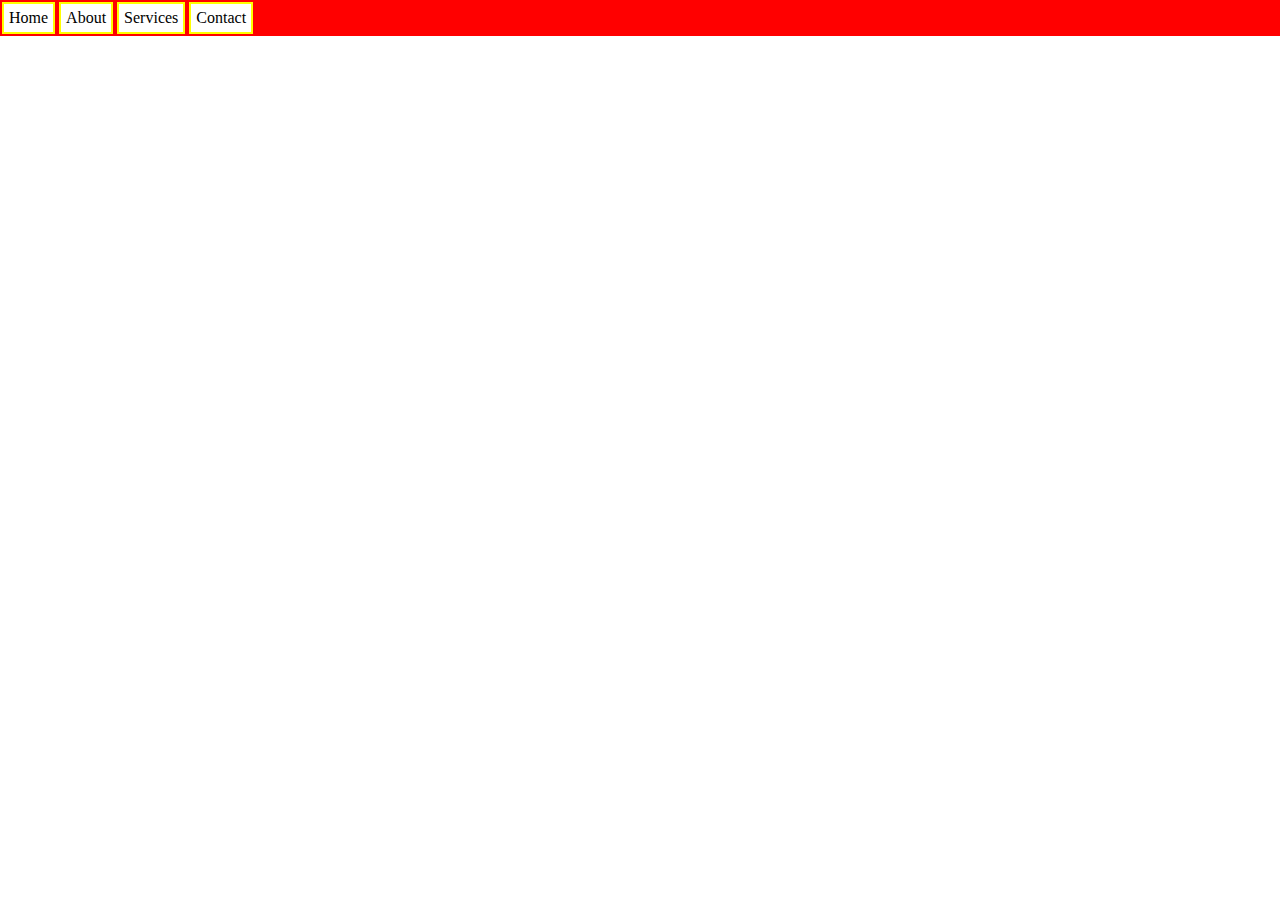
<file: exercise03/index.html>
<!DOCTYPE html>
<html lang="en">
<head>
    <meta charset="UTF-8">
    <meta name="viewport" content="width=device-width, initial-scale=1.0">
    <title>exercise 3</title>
    <link rel="stylesheet" href="style.css">
</head>
<body>
    <!-- Task: create a multicolor navbar using variables in css -->
    <nav>
        <ul>
            <li class = "home">Home</li>
            <li class = "ab">About</li>
            <li class = "serv">Services</li>
            <li class = "cont">Contact</li>
        </ul>
    </nav>
</body>
</html>
</file>
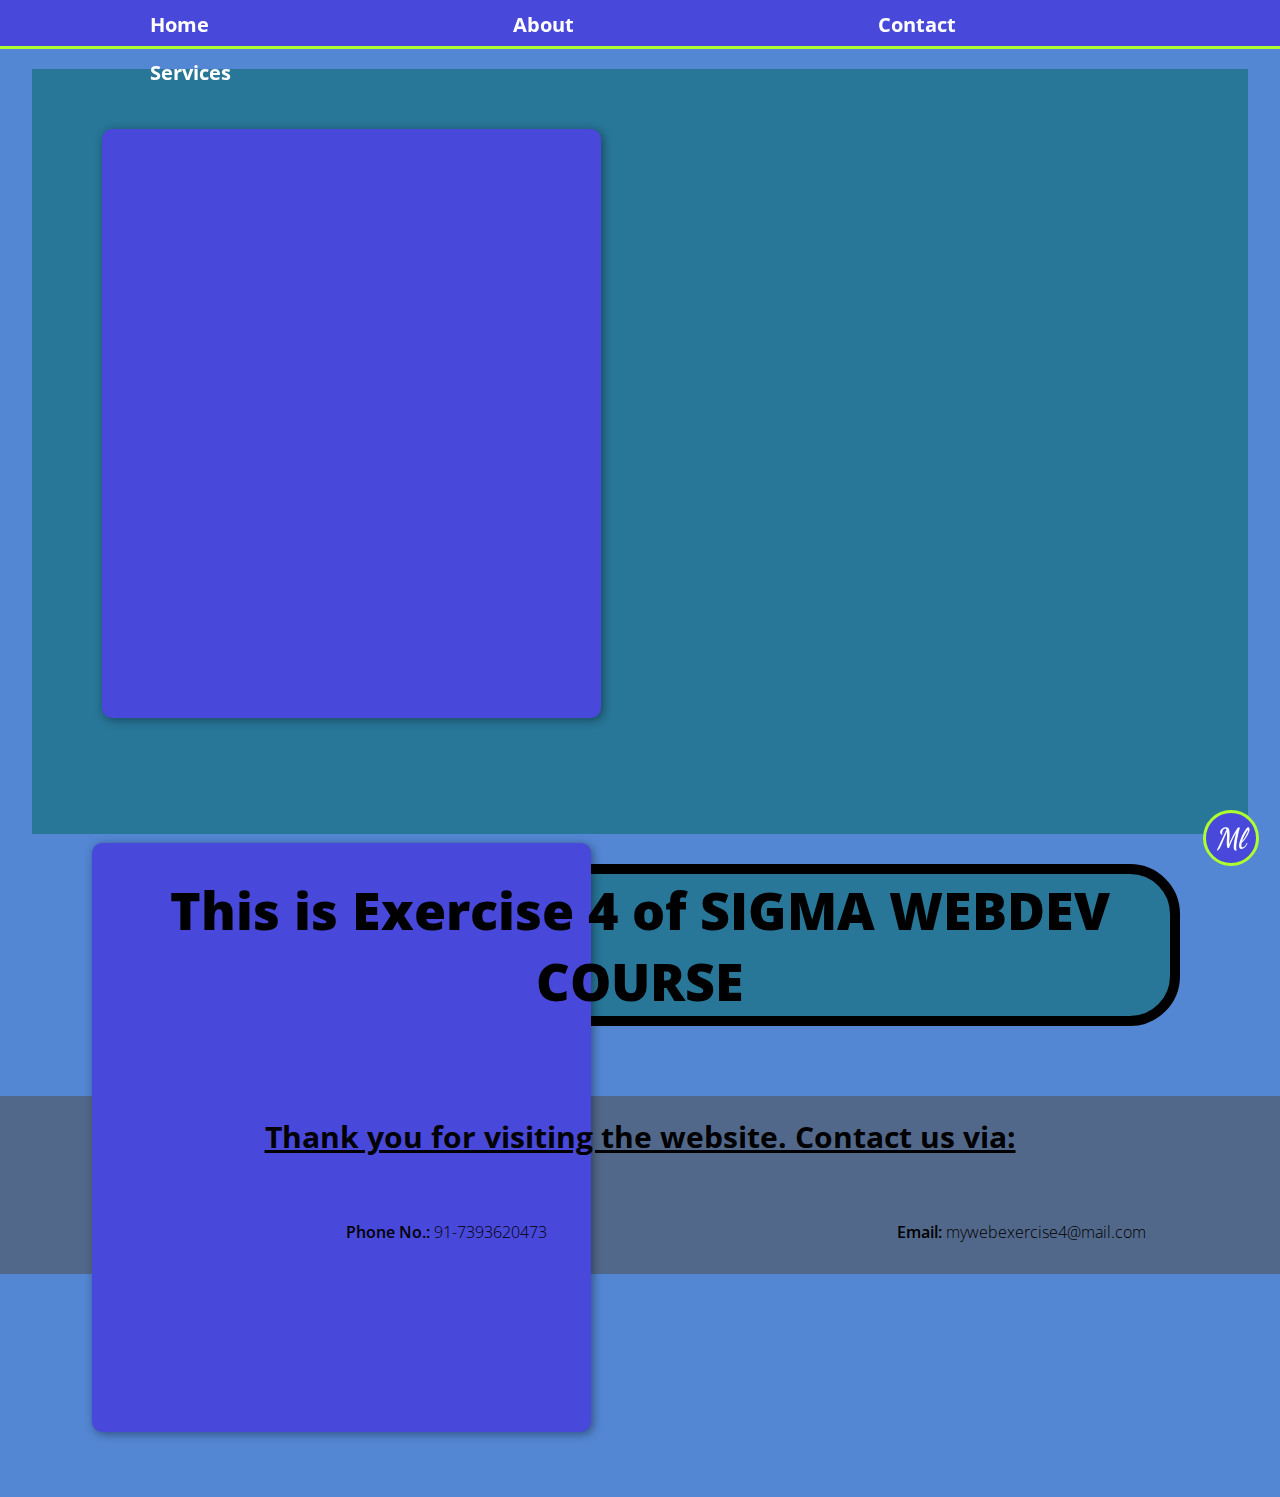
<file: exercise04/index.html>
<!DOCTYPE html>
<html lang="en">

<head>
    <meta charset="UTF-8">
    <meta name="viewport" content="width=device-width, initial-scale=1.0">
    <title>exercise 4</title>
    <link rel="stylesheet" href="style.css">
    <link rel="preconnect" href="https://fonts.googleapis.com">
    <link rel="preconnect" href="https://fonts.gstatic.com" crossorigin>
    <link
        href="https://fonts.googleapis.com/css2?family=Dancing+Script:wght@400..700&family=Inria+Sans:ital,wght@0,300;0,400;0,700;1,300;1,400;1,700&family=Open+Sans:ital,wght@0,300..800;1,300..800&display=swap"
        rel="stylesheet">
</head>

<body>
    <!-- Design the given layout -->
    <div class="icon">
        <p>Ml</p>
    </div>
    <header>
        <nav>
            <ul>
                <li><a href="index.html">Home</a></li>
                <li><a href="about.html">About</a></li>
                <li><a href="contact.html">Contact</a></li>
                <li><a href="services.html">Services</a></li>
            </ul>
        </nav>
    </header>
    <main class="boxes">
        <div class="box">

        </div>
        <div class="box">

        </div>
    </main>

    <div class="about">This is Exercise 4 of SIGMA WEBDEV COURSE</div>

    <footer>
        <p>Thank you for visiting the website. Contact us via:</p>
        <ul>
            <li>Phone No.:</li>
            <li>91-7393620473</li>
            <li>Email:</li>
            <li>mywebexercise4@mail.com</li>
        </ul>
    </footer>
</body>

</html>
</file>
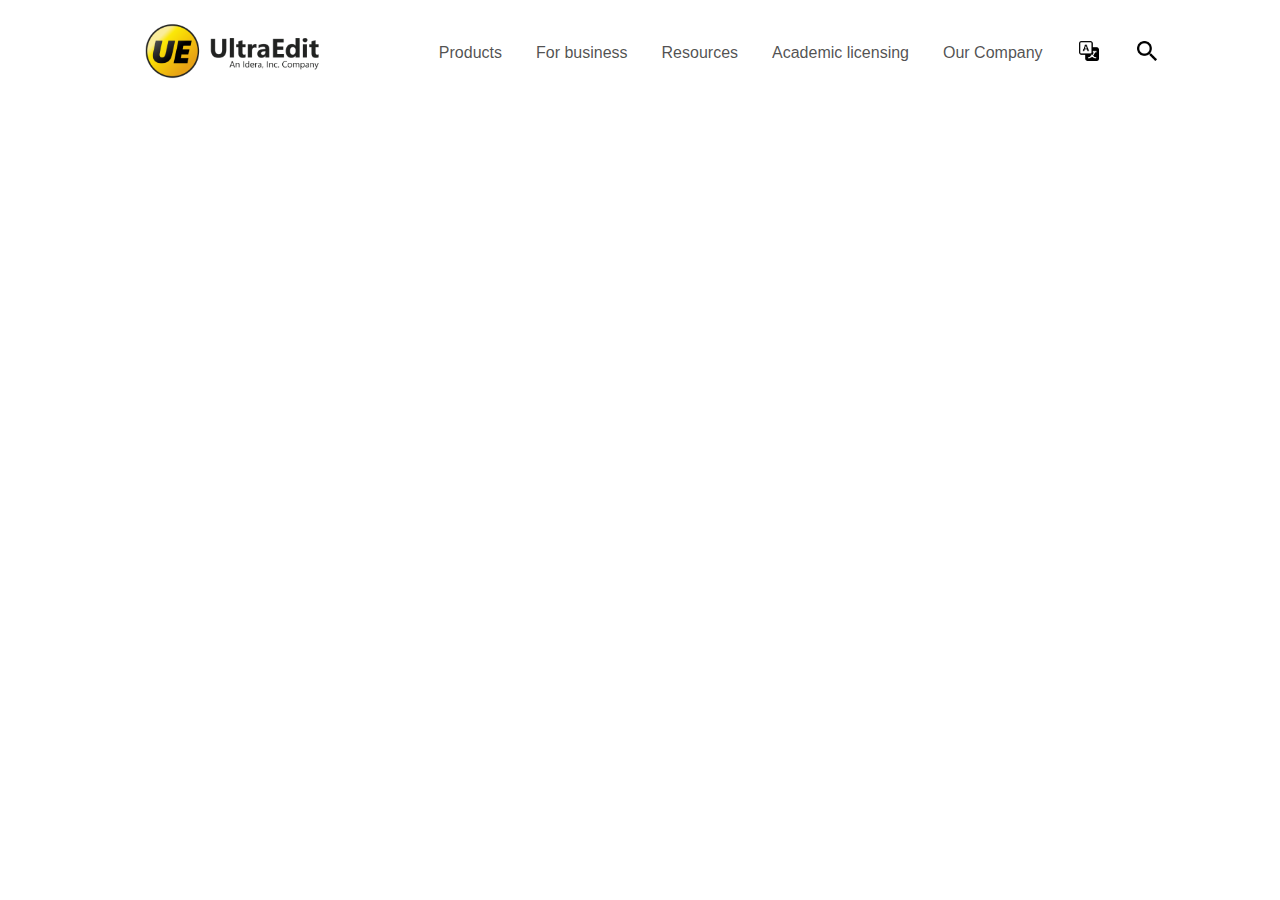
<file: exercise05/index.html>
<!DOCTYPE html>
<html lang="en">
<head>
    <meta charset="UTF-8">
    <meta name="viewport" content="width=device-width, initial-scale=1.0">
    <title>Document</title>
    <link rel="stylesheet" href="style.css">
</head>
<body>
    <!-- Create navbar from website ultra edit ("https://bit.ly/UltraEdit-CWH") using flexbox -->
     <header>
        <nav>
            <div class="logo item"><img src="UE_logo.png" alt="logo"></div>
            <div class="item">Products</div>
            <div class="item">For business</div>
            <div class="item">Resources</div>
            <div class="item">Academic licensing</div>
            <div class="item">Our Company</div>
            <div class="item icon"><img src="translate.png" alt="switch to english"></div>
            <div class="item icon"><img src="search.png" alt="search"></div>
        </nav>
     </header>
</body>
</html>
</file>
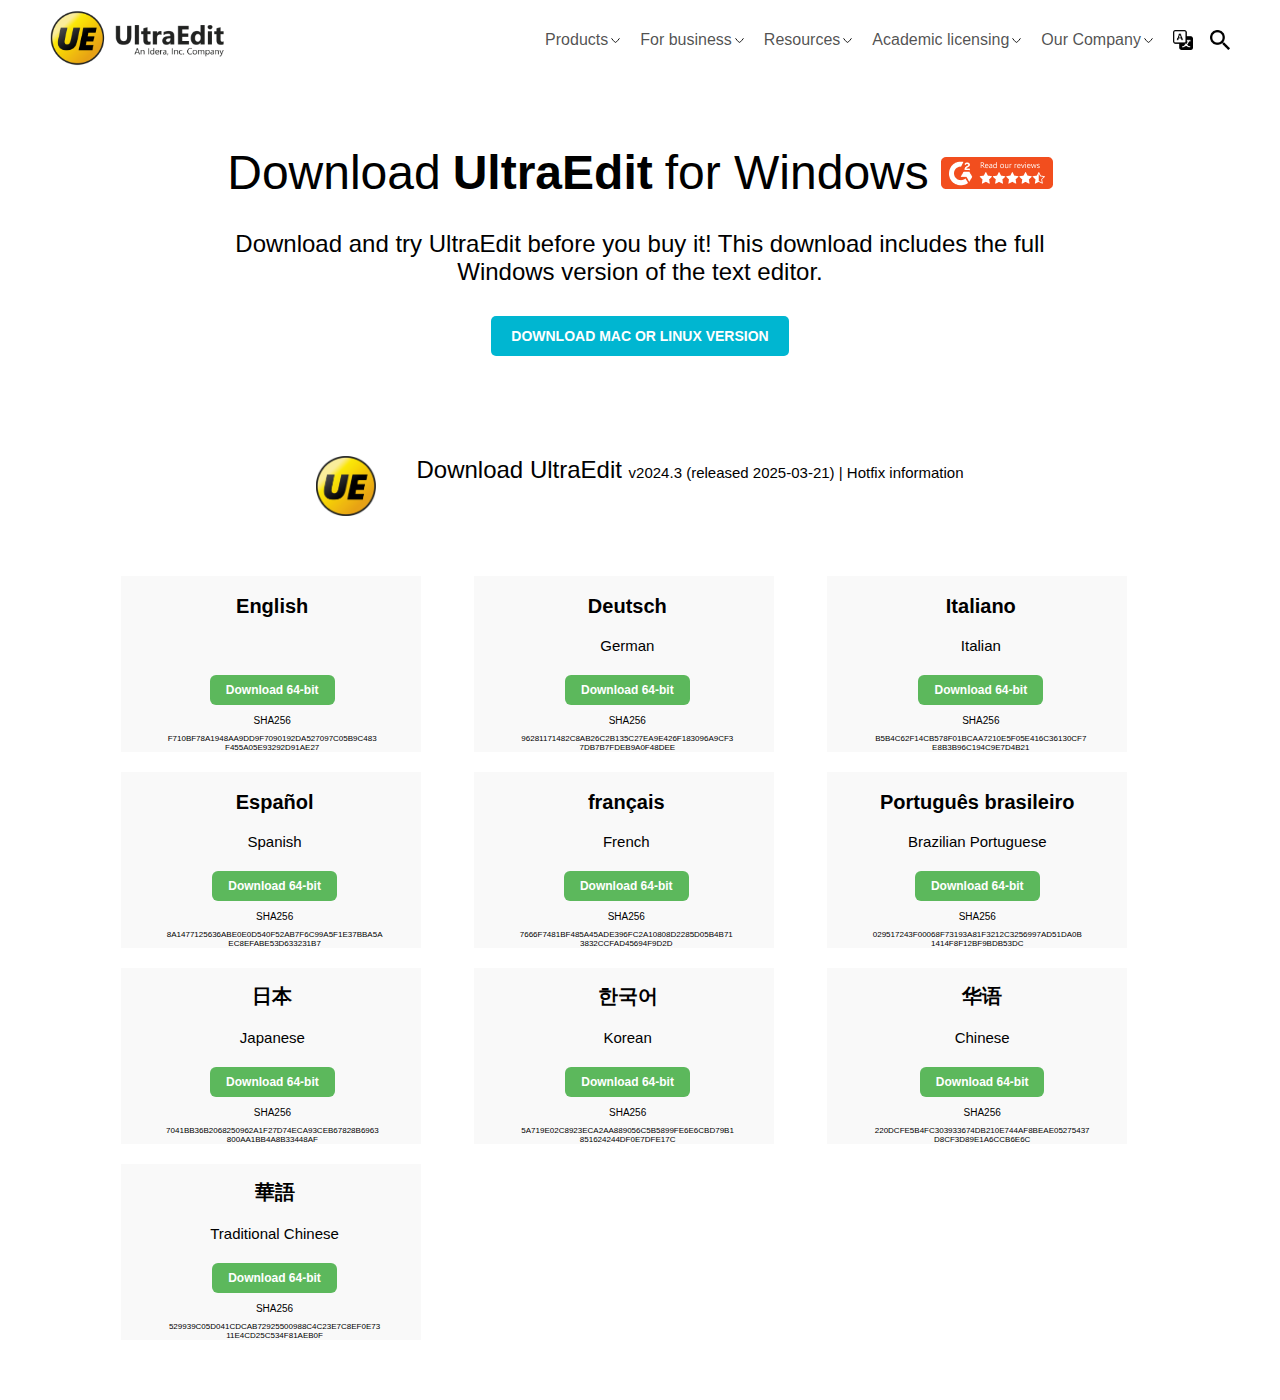
<file: exercise06/index.html>
<!DOCTYPE html>
<html lang="en">

<head>
    <meta charset="UTF-8">
    <meta name="viewport" content="width=device-width, initial-scale=1.0">
    <title>exercise6</title>
    <link rel="stylesheet" href="style.css">
</head>

<body>
    <!-- Create complete page from website ultra edit ("https://bit.ly/UltraEdit-CWH") using grids (using previous navbar made by using flexbox in exercise 5.) Also make the website responsive for mobiles.
    Download one of the links and use it in download buttons.) -->
    <!-- remember to update navbar and add downarrow icon from HUGEICONS website. -->
    <header>
        <nav>
            <div class="logo"><img src="UE_logo.png" alt="logo"></div>
            <div class="items">
                <div class="item">Products<svg xmlns="http://www.w3.org/2000/svg" viewBox="0 0 24 24" width="15"
                        height="15" color="#000000" fill="none">
                        <path d="M18 9.00005C18 9.00005 13.5811 15 12 15C10.4188 15 6 9 6 9" stroke="currentColor"
                            stroke-width="1.5" stroke-linecap="round" stroke-linejoin="round" />
                    </svg></div>
                <div class="item">For business<svg xmlns="http://www.w3.org/2000/svg" viewBox="0 0 24 24" width="15"
                        height="15" color="#000000" fill="none">
                        <path d="M18 9.00005C18 9.00005 13.5811 15 12 15C10.4188 15 6 9 6 9" stroke="currentColor"
                            stroke-width="1.5" stroke-linecap="round" stroke-linejoin="round" />
                    </svg></div>
                <div class="item">Resources<svg xmlns="http://www.w3.org/2000/svg" viewBox="0 0 24 24" width="15"
                        height="15" color="#000000" fill="none">
                        <path d="M18 9.00005C18 9.00005 13.5811 15 12 15C10.4188 15 6 9 6 9" stroke="currentColor"
                            stroke-width="1.5" stroke-linecap="round" stroke-linejoin="round" />
                    </svg></div>
                <div class="item">Academic licensing<svg xmlns="http://www.w3.org/2000/svg" viewBox="0 0 24 24"
                        width="15" height="15" color="#000000" fill="none">
                        <path d="M18 9.00005C18 9.00005 13.5811 15 12 15C10.4188 15 6 9 6 9" stroke="currentColor"
                            stroke-width="1.5" stroke-linecap="round" stroke-linejoin="round" />
                    </svg></div>
                <div class="item">Our Company<svg xmlns="http://www.w3.org/2000/svg" viewBox="0 0 24 24" width="15"
                        height="15" color="#000000" fill="none">
                        <path d="M18 9.00005C18 9.00005 13.5811 15 12 15C10.4188 15 6 9 6 9" stroke="currentColor"
                            stroke-width="1.5" stroke-linecap="round" stroke-linejoin="round" />
                    </svg></div>
                <div class="item icon"><img src="translate.png" alt="switch to english"></div>
                <div class="item icon"><img src="search.png" alt="search"></div>
            </div>
        </nav>
    </header>

    <div class="mid">
        <div class="head">
            <h1 class="first">Download</h1>
            <h1 class="second"> for Windows </h1>
            <strong>UltraEdit</strong>
            <a href="https://www.g2.com/products/ultraedit/reviews" target="_blank" rel="noopener noreferrer"
                class="rev"><img src="review_link.png" alt="reviews"></a>
        </div>
        <div class="head2">Download and try UltraEdit before you buy it! This download includes the full Windows version
            of the text editor.</div>
        <a href="">
            <div class="button">DOWNLOAD MAC OR LINUX VERSION</div>
        </a>
    </div>

    <div class="top">
        <img src="UE_2.png" alt="UE">
        <h2>Download UltraEdit <small>v2024.3 (released 2025-03-21) | Hotfix information </small></h2>
    </div>
    <div class="main">

        <div class="card">
            <div class="known">English</div>
            <div class="actual">
                <pre></pre>
            </div>
            <a href="ue_english_64.exe">
                <div class="download_button">Download 64-bit</div>
            </a>
            <div class="SHA">SHA256</div>
            <p class="code">F710BF78A1948AA9DD9F7090192DA527097C05B9C483F455A05E93292D91AE27</p>
        </div>
        <div class="card">
            <div class="known">Deutsch</div>
            <div class="actual">German</div>
            <a href="ue_english_64.exe">
                <div class="download_button">Download 64-bit</div>
            </a>
            <div class="SHA">SHA256</div>
            <div class="code">96281171482C8AB26C2B135C27EA9E426F183096A9CF37DB7B7FDEB9A0F48DEE</div>
        </div>
        <div class="card">
            <div class="known">Italiano</div>
            <div class="actual">Italian</div>
            <a href="ue_english_64.exe">
                <div class="download_button">Download 64-bit</div>
            </a>
            <div class="SHA">SHA256</div>
            <div class="code">B5B4C62F14CB578F01BCAA7210E5F05E416C36130CF7E8B3B96C194C9E7D4B21</div>
        </div>
        <div class="card">
            <div class="known">Español</div>
            <div class="actual">Spanish</div>
            <a href="ue_english_64.exe">
                <div class="download_button">Download 64-bit</div>
            </a>
            <div class="SHA">SHA256</div>
            <div class="code">8A1477125636ABE0E0D540F52AB7F6C99A5F1E37BBA5AEC8EFABE53D633231B7</div>
        </div>
        <div class="card">
            <div class="known">français</div>
            <div class="actual">French</div>
            <a href="ue_english_64.exe">
                <div class="download_button">Download 64-bit</div>
            </a>
            <div class="SHA">SHA256</div>
            <div class="code">7666F7481BF485A45ADE396FC2A10808D2285D05B4B713832CCFAD45694F9D2D</div>
        </div>
        <div class="card">
            <div class="known">Português brasileiro</div>
            <div class="actual">Brazilian Portuguese</div>
            <a href="ue_english_64.exe">
                <div class="download_button">Download 64-bit</div>
            </a>
            <div class="SHA">SHA256</div>
            <div class="code">029517243F00068F73193A81F3212C3256997AD51DA0B1414F8F12BF9BDB53DC</div>
        </div>
        <div class="card">
            <div class="known">日本</div>
            <div class="actual">Japanese</div>
            <a href="ue_english_64.exe">
                <div class="download_button">Download 64-bit</div>
            </a>
            <div class="SHA">SHA256</div>
            <div class="code">7041BB36B2068250962A1F27D74ECA93CEB67828B6963800AA1BB4A8B33448AF</div>
        </div>
        <div class="card">
            <div class="known">한국어
            </div>
            <div class="actual">Korean</div>
            <a href="ue_english_64.exe">
                <div class="download_button">Download 64-bit</div>
            </a>
            <div class="SHA">SHA256</div>
            <div class="code">5A719E02C8923ECA2AA889056C5B5899FE6E6CBD79B1851624244DF0E7DFE17C</div>
        </div>
        <div class="card">
            <div class="known">华语</div>
            <div class="actual">Chinese</div>
            <a href="ue_english_64.exe">
                <div class="download_button">Download 64-bit</div>
            </a>
            <div class="SHA">SHA256</div>
            <div class="code">220DCFE5B4FC303933674DB210E744AF8BEAE05275437D8CF3D89E1A6CCB6E6C</div>
        </div>
        <div class="card">
            <div class="known">華語</div>
            <div class="actual">Traditional Chinese</div>
            <a href="ue_english_64.exe">
                <div class="download_button">Download 64-bit</div>
            </a>
            <div class="SHA">SHA256</div>
            <p class="code">529939C05D041CDCAB72925500988C4C23E7C8EF0E7311E4CD25C534F81AEB0F</p>
        </div>
    </div>
    </div>

</body>

</html>
</file>
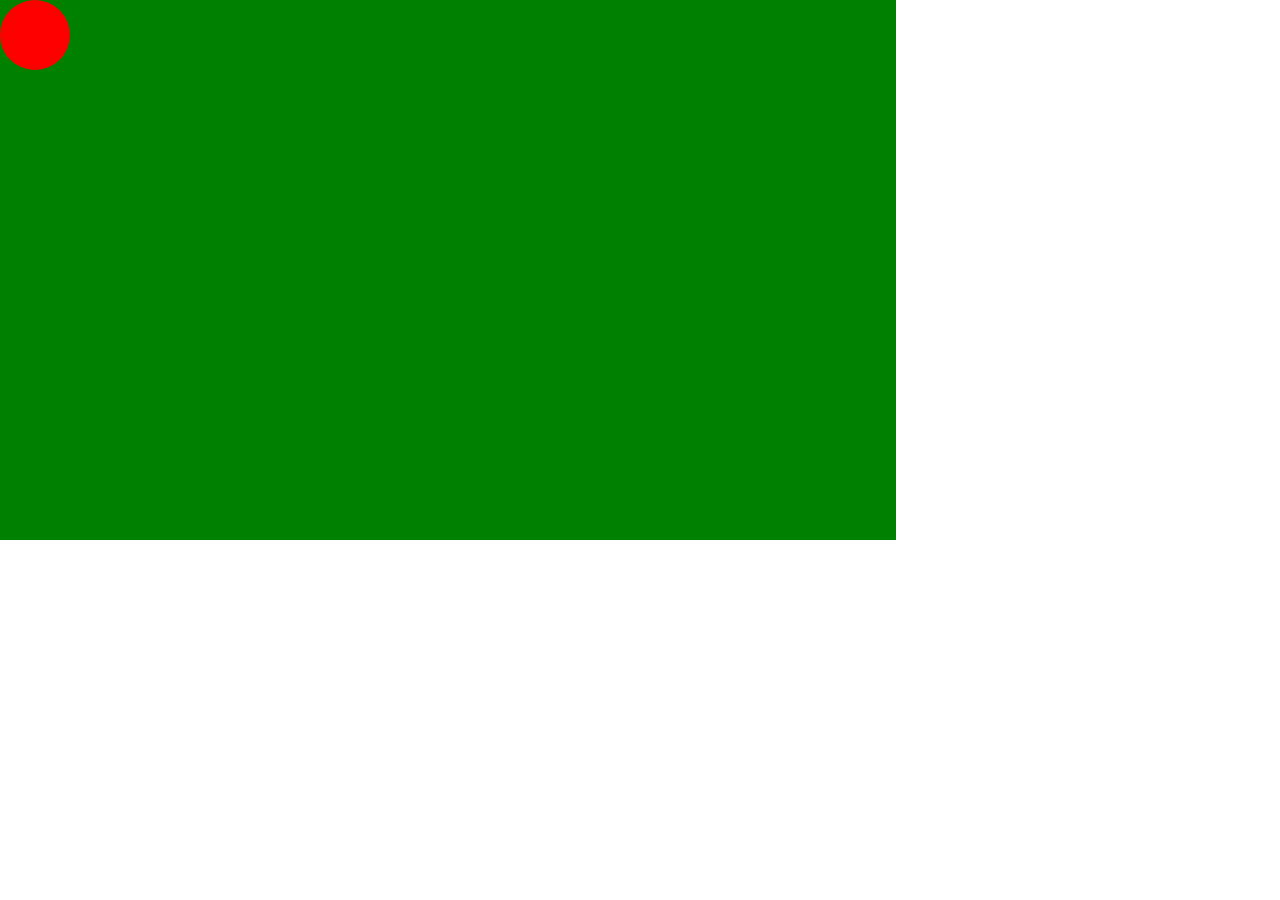
<file: exercise07/index.html>
<!DOCTYPE html>
<html lang="en">

<head>
    <meta charset="UTF-8">
    <meta name="viewport" content="width=device-width, initial-scale=1.0">
    <title>exercise7</title>
    <link rel="stylesheet" href="style.css">
</head>

<body>
    <!-- Create a ball bouncing animation linearly across a background -->
    <div class="surface">
        <div class="ball"></div>
    </div>
</body>

</html>
</file>
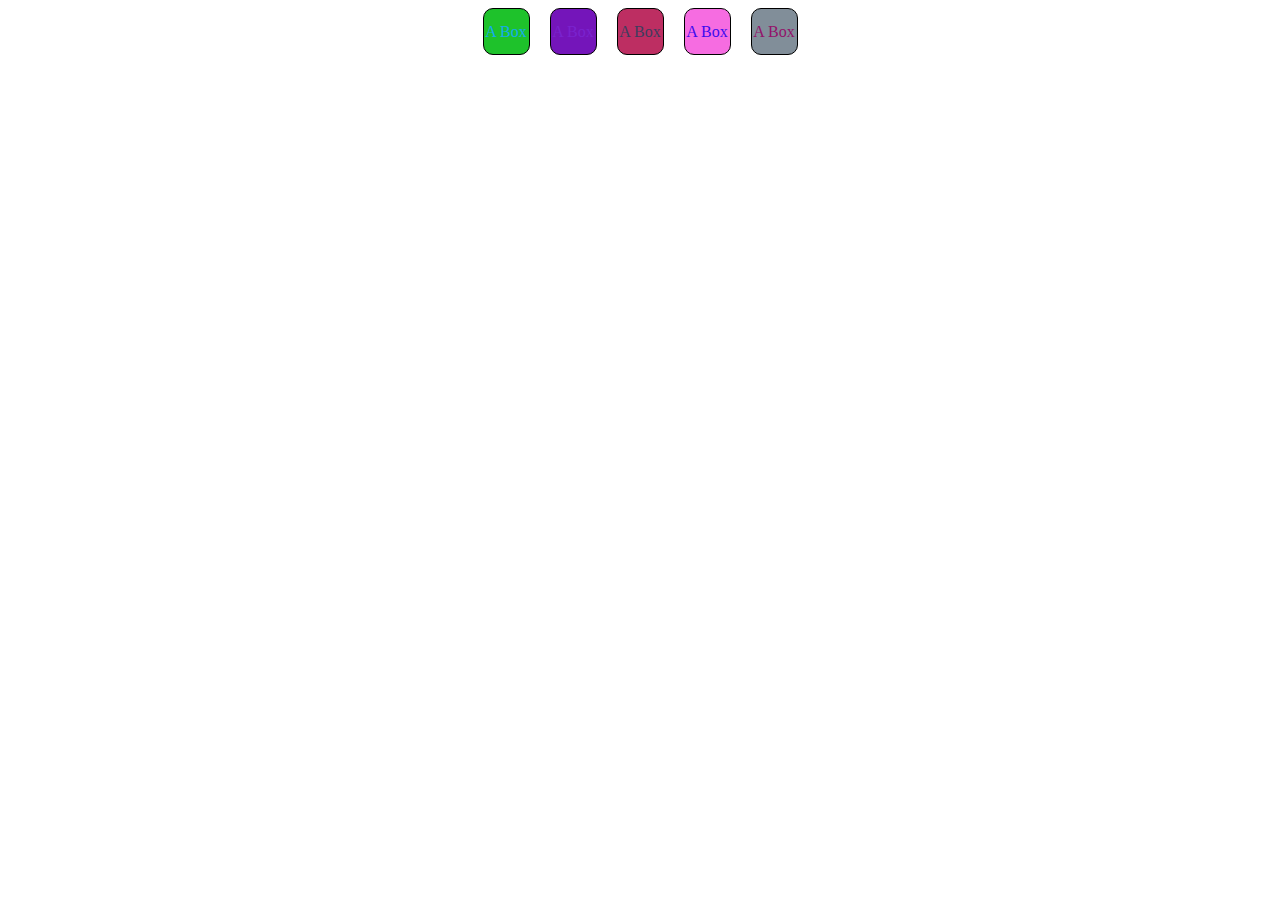
<file: exercise11/index.html>
<!DOCTYPE html>
<html lang="en">

<head>
    <meta charset="UTF-8">
    <meta name="viewport" content="width=device-width, initial-scale=1.0">
    <title>Colored Boxes</title>
    <link rel="stylesheet" href="style.css">
</head>

<body>
    <!-- Given 5 boxes. Assign a random color and a random background color to each box using DOM concept -->

    <div class="conatiner">
        <div class="box">A Box</div>
        <div class="box">A Box</div>
        <div class="box">A Box</div>
        <div class="box">A Box</div>
        <div class="box">A Box</div>
    </div>
    <script src="script.js"></script>
</body>

</html>
</file>
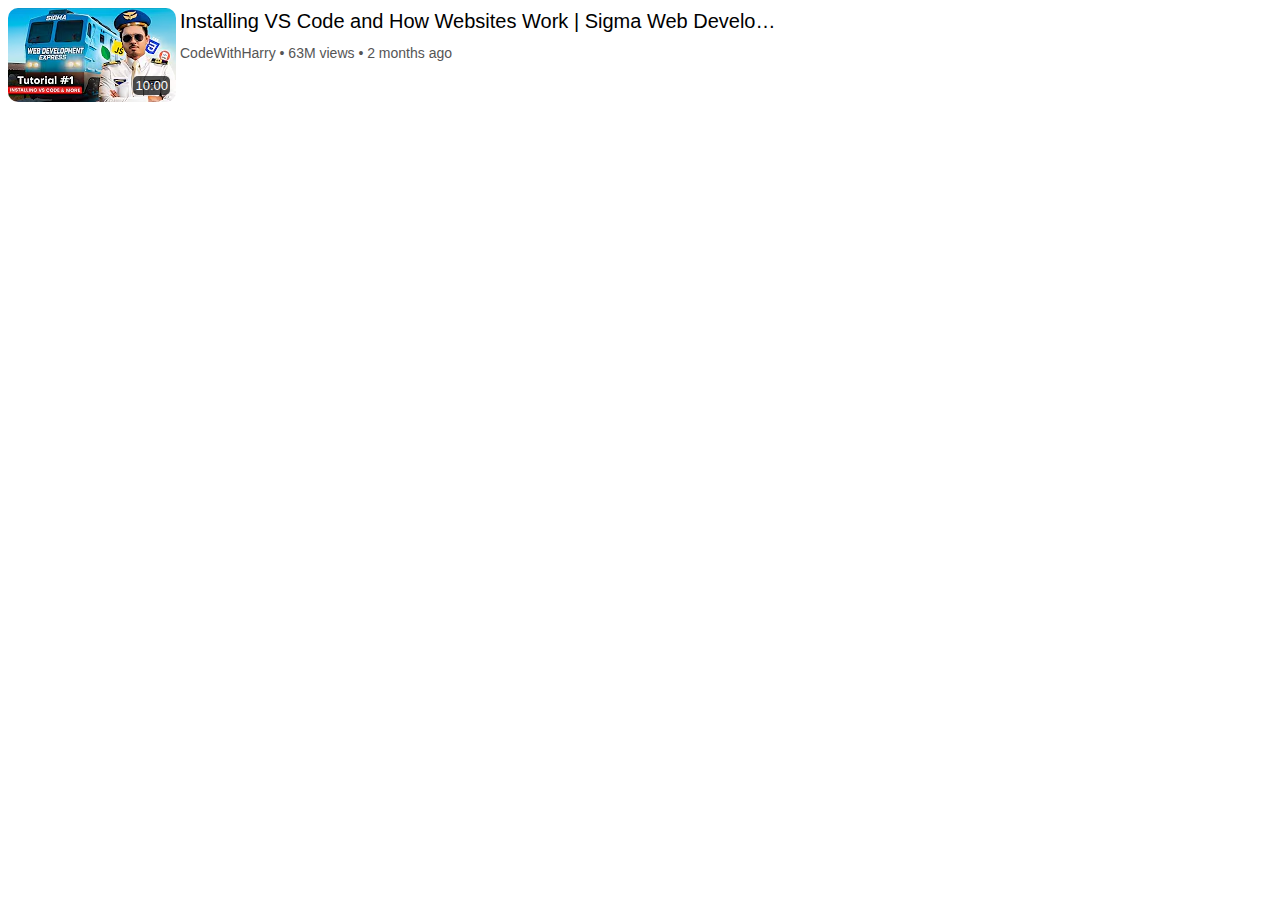
<file: exercise12/index.html>
<!DOCTYPE html>
<html lang="en">
<head>
    <meta charset="UTF-8">
    <meta name="viewport" content="width=device-width, initial-scale=1.0">
    <title>Exercise 12</title>
    <link rel="stylesheet" href="style.css">
</head>
<body>
    <!-- Create a function to add a youtube card to your page inside conatiner with basic details through js function .
    A card is added everytime the function is invoked-->
    <div class="container">

    </div>
    <script src="script.js"></script>
</body>
</html>
</file>
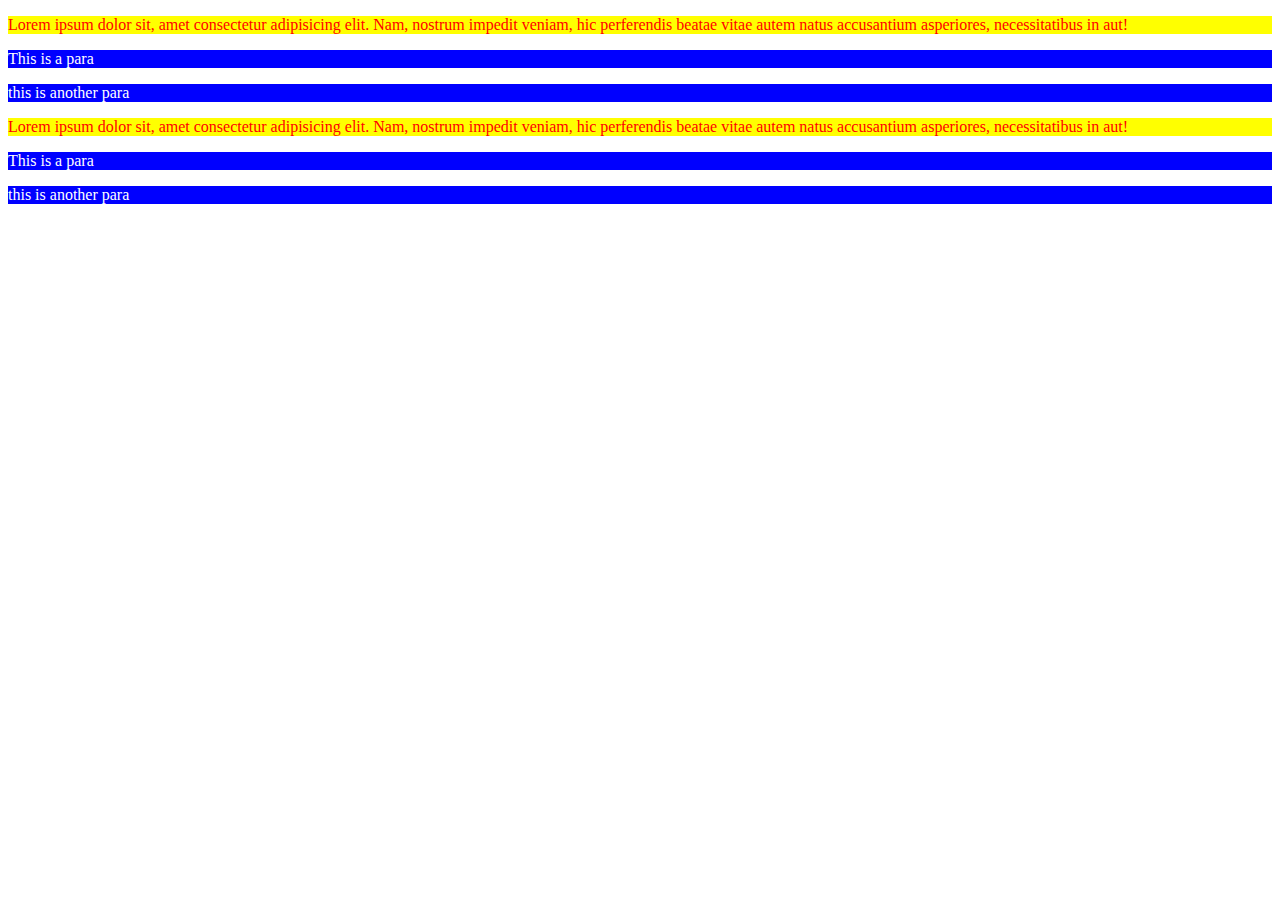
<file: exercise01/exercise1.html>
<!DOCTYPE html>
<html lang="en">

<head>
    <meta charset="UTF-8">
    <meta name="viewport" content="width=device-width, initial-scale=1.0">
    <title>exercise1</title>
    <link rel="stylesheet" href="exercise1.css">
</head>

<body>
    <div>
        <p>Lorem ipsum dolor sit, amet consectetur adipisicing elit. Nam, nostrum impedit veniam, hic perferendis beatae
            vitae autem natus accusantium asperiores, necessitatibus in aut!</p>
        <p>This is a para</p>
        <p>this is another para</p>
    </div>
    <div>
        <p>Lorem ipsum dolor sit, amet consectetur adipisicing elit. Nam, nostrum impedit veniam, hic perferendis beatae
            vitae autem natus accusantium asperiores, necessitatibus in aut!</p>
        <p>This is a para</p>
        <p>this is another para</p>
    </div>
</body>

</html>
</file>
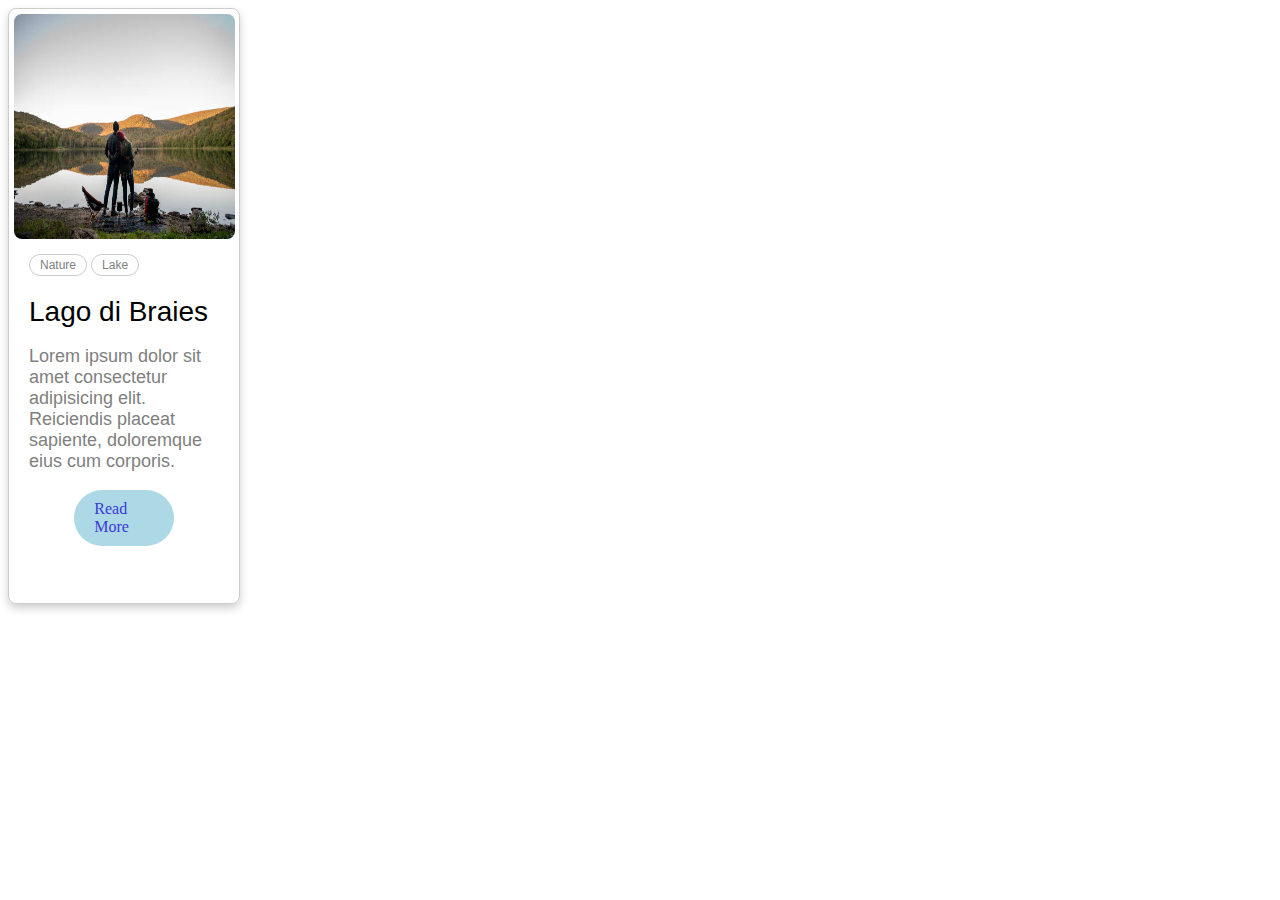
<file: exercise02/exercise2.html>
<!DOCTYPE html>
<html lang="en">

<head>
    <meta charset="UTF-8">
    <meta name="viewport" content="width=device-width, initial-scale=1.0">
    <title>exercise2</title>
    <link rel="stylesheet" href="exercise2.css">
</head>

<body>
    <div class="card">
        <img src="image.png" alt="image not available">
        <div class="hlt">
            <div class="pts">Nature</div>
            <div class="pts">Lake</div>
        </div>
        <main>
            <header>Lago di Braies</header>
            <p>Lorem ipsum dolor sit amet consectetur adipisicing elit. Reiciendis placeat sapiente, doloremque eius cum corporis.</p>
        </main>
        <footer>Read More</footer>
    </div>
</body>

</html>
</file>
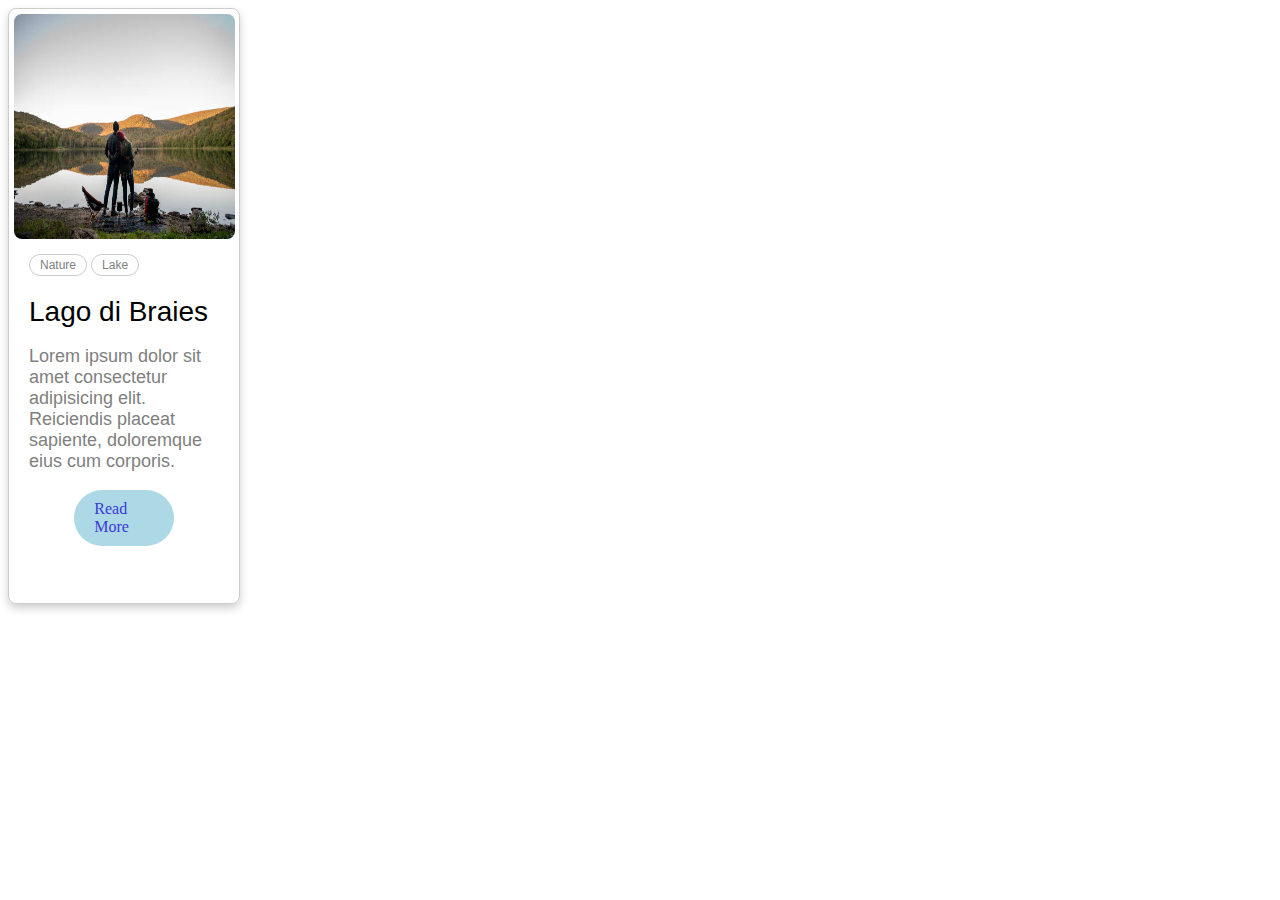
<file: exercise2/exercise2.html>
<!DOCTYPE html>
<html lang="en">

<head>
    <meta charset="UTF-8">
    <meta name="viewport" content="width=device-width, initial-scale=1.0">
    <title>exercise2</title>
    <link rel="stylesheet" href="exercise2.css">
</head>

<body>
    <div class="card">
        <img src="image.png" alt="image not available">
        <div class="hlt">
            <div class="pts">Nature</div>
            <div class="pts">Lake</div>
        </div>
        <main>
            <header>Lago di Braies</header>
            <p>Lorem ipsum dolor sit amet consectetur adipisicing elit. Reiciendis placeat sapiente, doloremque eius cum
                corporis.</p>
        </main>
        <footer>Read More</footer>
    </div>
</body>

</html>
</file>
<file: exercise03/style.css>
:root {
    --bgcolor: red;
    --bgcolorhoverhome: orange;
    --bgcolorhoverabout: blue;
    --bgcolorhoverserv: green;
    --bgcolorhovercont: pink;
}
* {
    margin: 0;
    padding: 0;
}
ul {
    display: flex;
    background-color: var(--bgcolor);
}
ul li{
    --bgcolor: white;
    background-color: var(--bgcolor);
    list-style: none;
    border: 2px solid yellow;
    padding: 5px;
    margin: 2px;
}
.home {
    background-color: var(--bgcolor);
    
}
.home:hover {
    background-color: var(--bgcolorhoverhome);
}
.ab {
    background-color: var(--bgcolor);
}   
.ab:hover {
    background-color: var(--bgcolorhoverabout);
}
.serv {
    background-color: var(--bgcolor);
}
.serv:hover {
    background-color: var(--bgcolorhoverserv);
}
.cont {
    background-color: var(--bgcolor);
}  
.cont:hover {
    background-color: var(--bgcolorhovercont);
}
</file>
<file: exercise04/style.css>
* {
    margin: 0;
    padding: 0;
    font-family: "Open Sans", sans-serif;
    font-weight: bold;
}
body {
    background-color: var(--secondary);
}
:root {
    --primary: rgb(72, 72, 218);
    --secondary: rgb(83, 134, 211);
    --tertiary: greenyellow;
    --extra: rgb(40, 118, 152); 
    --text: white;
    --contact: rgba(83, 81, 81, 0.557);
}
.icon{
    position: fixed;
    top:90%;
    left:94vw;
    border: 3px solid var(--tertiary);
    border-radius: 100%;
    width:50px;
    height:50px;
    background-color: var(--primary);
    
}
.icon p{
    color: white;
    font-family: "Dancing Script", cursive;
    text-align: center;
    margin-top:8px;
    font-size: 29px;
}
header {
    position: sticky;
    top: 0;
    background-color: var(--primary);
    width: 100%;
    height: 46px;
    border-bottom: 3px solid var(--tertiary);
}
nav > ul li {
    display: inline-block;
    padding: 10px;
    font-size: 20px;
    margin: 0 140px;
    margin-top: 1px;
}
nav > ul li a:hover {
    color: var(--tertiary);
    text-shadow: 2px 2px 5px rgba(0, 0, 0, 0.4);
}
nav li a {
    text-decoration: none;
    color: var(--text);
}
.boxes {
    background-color: var(--extra);
    width: 95vw;
    height: 85vh;
    margin: 20px auto;
}
.box {
    display: inline-block;
    background-color: var(--primary);
    margin: 60px 60px;
    width: 41%;
    height: 77%;
    box-shadow: 2px 2px 10px rgba(0, 0, 0, 0.4);
    border-radius: 10px;
}
.box:first-child {
    margin-left:70px;
}
.about{
    border: 10px solid black;
    border-radius: 50px;
    font-size: 52px;
    font-weight: bolder;
    align-items: center;
    text-align: center;
    margin: 30px 100px;
    background-color: var(--extra);
}
footer p {
    text-align: center;
    font-size: 30px;
    text-decoration: underline;
    padding: 20px;
}
footer {
    margin: 70px 0px 0px 0px;
    background-color: var(--contact);
    width: 100%;
    height: auto;
}
footer > ul li:nth-child(odd) {
    display: inline-block;
    font-size: medium;
    font-weight: 600;
    margin: 44px 0px 31px 346px;
}
footer > ul li:nth-child(even) {
    display: inline-block;
    font-size: medium;
    font-weight: 200;
}
</file>
<file: exercise05/style.css>
*{
    margin: 2px;
    padding: 0;
}

nav {
    width: 82vw;
    margin-left: 120px;
    display: flex;
    align-items: center;
}

.item{
    font-family:"Segoe UI", Tahoma, Verdana, sans-serif;
    font-size: medium;
    display: inline-block;
    margin: 17px;
    color: rgba(34, 34, 34, 0.783)
}

.item:hover{
    color: grey
}

.logo {
    flex-grow: 9;
}

.logo > img {
    width: 175px;
}

.icon > img{
    width:20px;
}
</file>
<file: exercise06/style.css>
*{
    margin: 0px;
    padding: 0px;
    font-family:"Segoe UI", Tahoma, Verdana, sans-serif;
    box-sizing: border-box;
}

header {
    margin-top: 10px;
    display: flex;
    justify-content: space-around;
}

nav {
    display: flex;
    justify-content: space-around;
    align-items: center;
    gap: 320px;
}

.items {
    display: flex;
    gap: 17px;
}

.item{
    font-size: medium;
    color: rgba(34, 34, 34, 0.783);
    display: flex;
    align-items: center;
}

.item:hover{
    color: grey
}

.logo > img {
    width: 175px;
}

.icon > img{
    width:20px;
}

.mid {
    margin-top: 75px;
    display: grid;
    grid-template-columns: 1fr;
    place-content: center;
    row-gap: 30px;
}

.head {
    display: grid;
    align-items: baseline;
    justify-content: center;
    grid-template-areas: "head1 head2 head3 button";
    column-gap: 12px;
}

.first{
    grid-area: head1;
    font-weight: normal;
    font-size: 3em;
}

strong {
    font-size: 3em;
    grid-area: head2;
    font-weight: 700;
}

.second{
    grid-area: head3;
    font-weight: normal;
    font-size: 3em;
}
.rev{
    grid-area: button;
}

.head2 {
    justify-self: center;
    text-align: center;
    font-size: 1.5em;
    max-width: 900px;
}

.button {
    background-color: #00b6d1;
    padding: 12px 20px;
    border-radius: 5px;
    justify-self: center;
    font-weight: 700;
    font-size: 14px;
}

.mid > a{
    color: white;
    text-decoration: none;
}

.top {
    display: flex;
    place-content: center;
    margin-top: 100px;
}

.top > img{
    width: 60px;
    margin-right: 40px;
}

.top > h2{
    font-weight: normal;
    overflow-wrap: break-word;
}

.top small {
    font-size: 15px;
}

.main {
    display: grid;
    grid-template-columns: repeat(3,333px);
    margin: 60px auto;
    justify-content: center;
    align-content: center;
    gap: 20px;
}

.card {
    max-width: 300px;
    max-height: 300px;
    background-color: #f9f9f9;
    display: grid;
    grid-template-rows: 42px 36px 51px 21px 26px;
    justify-items: center;
    align-items: end;
}

.known {
    font-size: 20px;
    font-weight: bolder;
}

.actual{
    font-size: 15px;;
}

.card > a{
    text-decoration: none;
    font-size: 12px;
    font-weight: bolder;
}

.download_button {
    background-color: #5cb85c;
    padding: 8px 16px;
    border-radius: 6px;
    color: white;
}

.SHA{
    font-size: 10px;
}

.code {
    overflow-wrap: break-word;
    text-align: center;
    font-size: 8px;
    width: 70%;
}

@media only screen and (max-width: 1150px) and (min-width: 700px) {
    header {
        min-width: 1150px;
        margin-top: 10px;
        display: flex;
        justify-content: space-around;
    }
    
    nav {
        display: flex;
        justify-content: space-around;
        align-items: center;
        gap: 50px;
    }

    .mid {
        min-width: 1150px;
        margin-top: 75px;
        display: grid;
        align-content: space-between;
        justify-content: center;
        row-gap: 30px;
    }

    .head {
        display: grid;
        align-items: baseline;
        justify-content: center;
        grid-template-areas: "head1 head2 head3" "none1 button none2";
        column-gap: 12px;
        row-gap: 10px;
    }

    .first{
        font-size: 2.5em;
    }
    
    strong {
        font-size: 2.5em;
        font-weight: 500px;
    }
    
    .second{
        font-size: 2.5em;
    }

    .rev{
        grid-area: button;
        justify-self: center;
    }
    
    .head2 {
        justify-self: center;
        font-size: 1.2em;
        max-width: 700px;
    }
    
    .mid > a{
        color: white;
        text-decoration: none;
    }

    .top {
        display: flex;
        place-content: center;
        margin-top: 100px;
        min-width: 1150px;
    }

    .main {
        min-width: 1150px;
        display: grid;
        grid-template-columns: repeat(2,333px);
        margin: 60px auto;
        place-content: center;
        gap: 20px;
    }

    .card {
        min-width: 300px;
        background-color: #f9f9f9;
        display: grid;
        grid-template-rows: 42px 36px 51px 21px 26px;
        justify-items: center;
        align-items: end;
    }
}

@media only screen and (max-width: 700px) {
    header {
        min-width: 700px;
    }

    nav {
        display: flex;
        justify-content: space-around;
        align-items: center;
        gap: 0px;
    }

    .items {
        display: flex;
        gap: 5px;
    }
    
    .item{
        font-size: 10px;
        color: rgba(34, 34, 34, 0.783);
        display: flex;
        align-items: center;
    }
    
    .logo > img {
        width: 30%;
        margin: 0px;
    }
    
    .icon > img{
        width: 10px;
    }

    .mid {
        min-width: 700px;
        margin-top: 75px;
        display: grid;
        grid-template-columns: 1fr;
        place-content: center;
        row-gap: 30px;
    }

    .head {
        min-width: 700px;
        display: grid;
        align-items: center;
        justify-content: center;
        grid-template-areas: "head1 head2 head3 button";
        column-gap: 4px;
        row-gap: 10px;
    }

    .first{
        font-size: 1em;
    }
    
    strong {
        font-size: 1em;
        font-weight: 500px;
    }
    
    .second{
        font-size: 1em;
    }

    .rev > img{
        width: 70px;
    }

    .head2 {
        justify-self: center;
        text-align: center;
        font-size: 1em;
        max-width: 500px;
    }

    .top {
        display: flex;
        flex-wrap: wrap;
        place-content: center;
        margin-top: 30px;
        min-width: 700px;
    }

    .top > img{
        width: 7%;
        height: 90%;
        margin-right: 40px;
        margin: 10px;
    }
    
    .top > h2{
        font-size: 20px;
        font-weight: lighter;
        overflow-wrap: break-word;
    }
    
    .top small {
        font-size: 15px;
    }

    .main {
        min-width: 700px;
        display: grid;
        grid-template-columns: 333px;
        margin: 60px 0px;
        justify-content: center;
        gap: 20px;
    }

    .card {
        min-width: 300px;
        background-color: #f9f9f9;
        display: grid;
        grid-template-rows: 42px 36px 51px 21px 26px;
        justify-items: center;
        align-items: end;
    }
}
</file>
<file: exercise07/style.css>
*{
    margin: 0px;
    padding: 0px;
}

.surface{
    position: relative;
    width: 70vw;
    height: 60vh;
    background-color: green;
}

.ball{
    position: absolute;
    width: 70px;
    height: 70px;
    background-color: red;
    border-radius: 100%;
    animation: x-direction 5s infinite linear, y-direction 1s infinite alternate ease-out; 
}

@keyframes x-direction {
    from{
        left: 0%
    }
    to{
        left: 100%;
    }
}

@keyframes y-direction {
    from{
        bottom: 0%;
    }
    to{
        bottom: 100%;
    }
}
</file>
<file: exercise11/style.css>
.conatiner {
    display: flex;
    justify-content: center;
    align-items: center;
    gap: 20px;
}

.box {
    display: flex;
    justify-content: center;
    align-items: center;
    border: 1px solid black;
    width: 45px;
    height: 45px;
    border-radius: 10px;
}
</file>
<file: exercise12/style.css>
.container {
    display: grid;
    grid-template-columns: 1fr;
    row-gap: 15px;
    position: relative;
}

.card {
    position: relative;
    display: grid;
    grid-template: "thumbnail title" 37px "thumbnail details" 20px "thumbnail empty" 35px / 172px 600px;
}

.card>img {
    grid-area: thumbnail;
    border-radius: 10px;
    position: relative;
}

.card .duration {
    position: absolute;
    grid-area: thumbnail;
    z-index: 1;
    bottom: 5px;
    right: 10px;
    background-color: rgba(0, 0, 0, 0.7);
    color: white;
    border-radius: 5px;
    padding: 2px;
    font-size: small;
}

.card>h2 {
    position: relative;
    grid-area: title;
    font-size: 20px;
    font-weight: 500;
    margin-block-start: 2px;
    overflow: hidden;
    text-overflow: ellipsis;
    white-space: nowrap;
    margin-bottom: 0px;
}

.detail {
    position: relative;
    grid-area: details;
    display: flex;
    gap: 8px;
    font-size: 14px;
    color: rgb(85, 85, 85);
}
</file>
<file: exercise01/exercise1.css>
div p:first-child {
    background-color: yellow;
    color: red;
}
div > p {
    background-color: blue;
    color: white;
}
</file>
<file: exercise02/exercise2.css>
.card {
    border: 1px solid #ccc;
    border-radius: 8px;
    width: 18vw;
    height: 66vh;
    box-shadow: 0 4px 8px rgba(0, 0, 0, 0.2);
}

.card > img {
    display:block;
    width: 96%;
    height: 38%;
    margin: 2% auto;
    border-radius: 8px;
}

.hlt {
    margin: 10px 20px;;
}
.pts {
    display: inline-block;
    border: 1px solid #ccc;
    border-radius: 15px;
    padding: 3px 10px;
    font-family: Arial, Helvetica, sans-serif;
    color: grey;
    font-size: 12px;
    margin:5px auto;
}

.card > main {
    display: block;
    margin: 15px 20px;
}

.card header {
    font-size: 28px;
    font-family: "Inria Sans", sans-serif;
}

.card p {
    font-size: 18px;
    font-family: "Inria Sans", sans-serif;
    color: grey;
}

.card footer {
    width: 26%;
    border-radius: 30px;
    background-color: lightblue;
    color: rgb(57, 57, 218);
    padding: 10px 20px;
    margin: 10px auto;
}
</file>
<file: exercise2/exercise2.css>
.card {
    border: 1px solid #ccc;
    border-radius: 8px;
    width: 18vw;
    height: 66vh;
    box-shadow: 0 4px 8px rgba(0, 0, 0, 0.2);
}

.card > img {
    display:block;
    width: 96%;
    height: 38%;
    margin: 2% auto;
    border-radius: 8px;
}

.hlt {
    margin: 10px 20px;;
}
.pts {
    display: inline-block;
    border: 1px solid #ccc;
    border-radius: 15px;
    padding: 3px 10px;
    font-family: Arial, Helvetica, sans-serif;
    color: grey;
    font-size: 12px;
    margin:5px auto;
}

.card > main {
    display: block;
    margin: 15px 20px;
}

.card header {
    font-size: 28px;
    font-family: "Inria Sans", sans-serif;
}

.card p {
    font-size: 18px;
    font-family: "Inria Sans", sans-serif;
    color: grey;
}

.card footer {
    width: 26%;
    border-radius: 30px;
    background-color: lightblue;
    color: rgb(57, 57, 218);
    padding: 10px 20px;
    margin: 10px auto;
}
</file>
